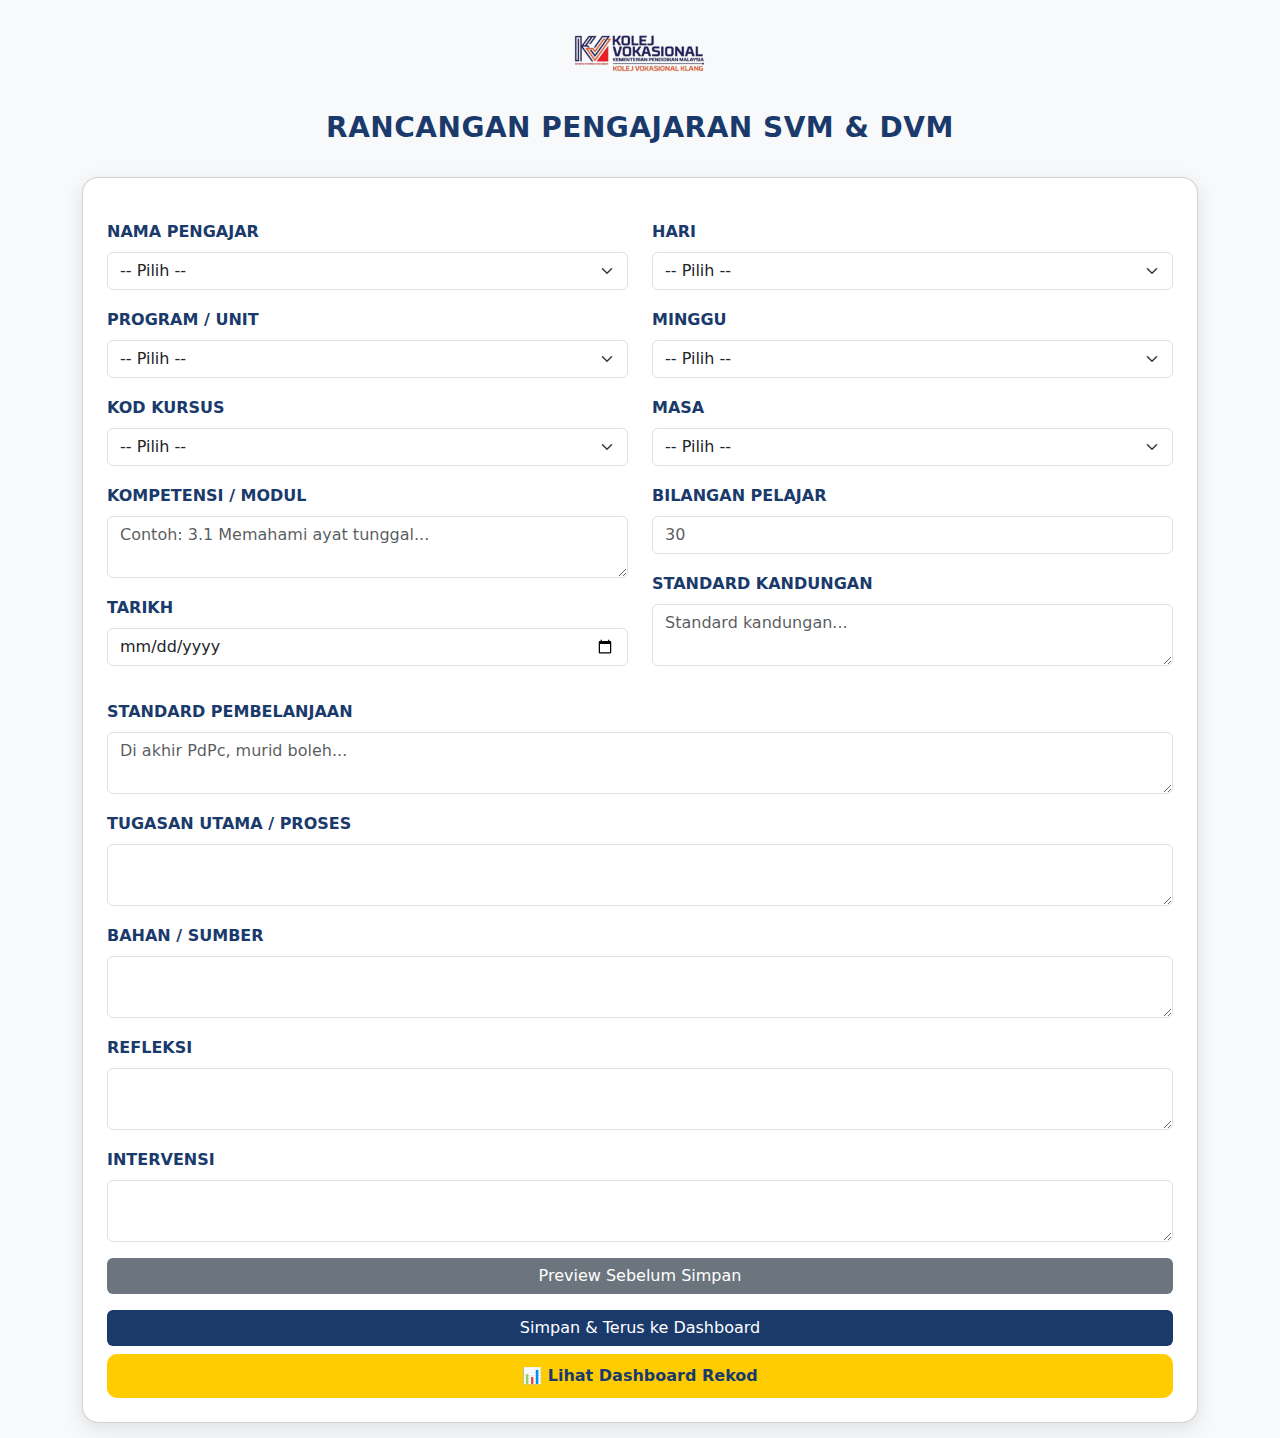
<file: index.html>
<!DOCTYPE html>
<html lang="ms">
<head>
  <meta charset="UTF-8" />
  <meta name="viewport" content="width=device-width, initial-scale=1.0"/>
  <title>Rancangan Pengajaran – KV Klang</title>
  <link href="https://cdn.jsdelivr.net/npm/bootstrap@5.3.3/dist/css/bootstrap.min.css" rel="stylesheet">
  <style>
    body { background: #f8f9fa; padding: 15px; }
    .card { border-radius: 16px; box-shadow: 0 6px 20px rgba(0,0,0,0.1); }
    .form-label { font-weight: 600; margin-top: 18px; color: #1a3a6c; }
    .btn-save { background: #1a3a6c; border: none; }
    .btn-preview { background: #6c757d; border: none; }
    .btn-dashboard { background: #ffcc00; color: #1a3a6c; font-weight: 600; border: none; border-radius: 10px; padding: 10px; margin-top: 10px; }
    .header-section { display: flex; flex-direction: column; align-items: center; gap: 16px; margin-bottom: 24px; }
    .logo-kv { height: 80px; object-fit: contain; }
    .title-main { font-size: 28px; font-weight: 700; color: #1a3a6c; text-align: center; letter-spacing: 0.5px; }
  </style>
</head>
<body>

<div class="container">
  <div class="header-section">
    <img src="logo-kv.png" alt="Logo KV Klang" class="logo-kv" onerror="this.src='https://via.placeholder.com/200x80/1a3a6c/white?text=KV+KLANG'">
    <h1 class="title-main">RANCANGAN PENGAJARAN SVM & DVM</h1>
  </div>

  <form id="pengajaranForm" action="https://script.google.com/macros/s/AKfycbyWBTYuiUlpLIcy_lqmcpKgJ91dUmBmSRG8DS-vnVZQFJzYUFb3g2_KPLleLUawFor-/exec" method="POST" class="card p-4">
    <div class="row">
      <div class="col-12 col-md-6">
        <label class="form-label">NAMA PENGAJAR</label>
        <select name="namaPengajar" class="form-select" required>
          <option value="">-- Pilih --</option>
        </select>
        
        <label class="form-label">PROGRAM / UNIT</label>
        <select name="program" class="form-select" required>
          <option value="">-- Pilih --</option>
        </select>
        
        <label class="form-label">KOD KURSUS</label>
        <select name="kod" class="form-select" required>
          <option value="">-- Pilih --</option>
        </select>
        
        <label class="form-label">KOMPETENSI / MODUL</label>
        <textarea name="modul" class="form-control" rows="2" placeholder="Contoh: 3.1 Memahami ayat tunggal..."></textarea>
        
        <label class="form-label">TARIKH</label>
        <input type="date" name="tarikh" class="form-control" required>
      </div>
      
      <div class="col-12 col-md-6">
        <label class="form-label">HARI</label>
        <select name="hari" class="form-select" required>
          <option value="">-- Pilih --</option>
        </select>
        
        <label class="form-label">MINGGU</label>
        <select name="minggu" class="form-select" required>
          <option value="">-- Pilih --</option>
        </select>
        
        <!-- MASA SEBAGAI DROPDOWN -->
        <label class="form-label">MASA</label>
        <select name="masa" class="form-select" required>
          <option value="">-- Pilih --</option>
        </select>
        
        <label class="form-label">BILANGAN PELAJAR</label>
        <input type="number" name="bilPelajar" class="form-control" placeholder="30" min="1" required>
        
        <label class="form-label">STANDARD KANDUNGAN</label>
        <textarea name="standardKandungan" class="form-control" rows="2" placeholder="Standard kandungan..."></textarea>
      </div>
      
      <div class="col-12 mt-3">
        <label class="form-label">STANDARD PEMBELANJAAN</label>
        <textarea name="objektif" class="form-control" rows="2" placeholder="Di akhir PdPc, murid boleh..."></textarea>
        <label class="form-label">TUGASAN UTAMA / PROSES</label>
        <textarea name="tugasan" class="form-control" rows="2"></textarea>
        <label class="form-label">BAHAN / SUMBER</label>
        <textarea name="sumber" class="form-control" rows="2"></textarea>
        <label class="form-label">REFLEKSI</label>
        <textarea name="refleksi" class="form-control" rows="2"></textarea>
        <label class="form-label">INTERVENSI</label>
        <textarea name="intervensi" class="form-control" rows="2"></textarea>
      </div>
    </div>

    <button type="button" class="btn btn-preview text-white w-100 mt-3" onclick="previewData()">
      Preview Sebelum Simpan
    </button>

    <button type="submit" class="btn btn-save text-white w-100 mt-3">
      Simpan & Terus ke Dashboard
    </button>

    <a href="dashboard.html" class="btn btn-dashboard w-100 mt-2">
      📊 Lihat Dashboard Rekod
    </a>
  </form>
</div>

<!-- Modal Preview -->
<div class="modal fade" id="previewModal" tabindex="-1">
  <div class="modal-dialog modal-lg">
    <div class="modal-content">
      <div class="modal-header">
        <h5 class="modal-title">Preview Rancangan Pengajaran</h5>
        <button type="button" class="btn-close" data-bs-dismiss="modal"></button>
      </div>
      <div class="modal-body" id="previewContent">
        <!-- Preview akan dimuat di sini -->
      </div>
      <div class="modal-footer">
        <button type="button" class="btn btn-secondary" data-bs-dismiss="modal">Tutup</button>
        <button type="button" class="btn btn-primary" onclick="document.getElementById('pengajaranForm').submit()">Sahkan & Simpan</button>
      </div>
    </div>
  </div>
</div>

<script src="https://cdn.jsdelivr.net/npm/bootstrap@5.3.3/dist/js/bootstrap.bundle.min.js"></script>
<script>
  // 🔥 HANYA BARIS INI DIUBAH — GUNAKAN WEB APP A BAHARU
  const WEB_APP_DROPDOWN = "https://script.google.com/macros/s/AKfycbzTFynm_SYpX-RNMG9MpkRSOXam-js72ZxVU0u5AUUDQDGfz3h5ToPoyQqj2oN-M3IK/exec";

  async function muatDropdown() {
    try {
      const res = await fetch(`${WEB_APP_DROPDOWN}?action=getDropdownData`);
      const data = await res.json();

      isiSelect('namaPengajar', data.namaPengajar);
      isiSelect('program', data.program);
      isiSelect('kod', data.kod);
      isiSelect('hari', data.hari);
      isiSelect('minggu', data.minggu);
      isiSelect('masa', data.masa); // ✅ Tambah masa sebagai dropdown
    } catch (e) {
      console.error("Gagal muat dropdown:", e);
    }
  }

  function isiSelect(name, list) {
    const sel = document.querySelector(`select[name="${name}"]`);
    sel.innerHTML = '<option value="">-- Sila Pilih --</option>';
    (list || []).forEach(item => {
      const opt = document.createElement('option');
      opt.value = item;
      opt.textContent = item;
      sel.appendChild(opt);
    });
  }

  function previewData() {
    const formData = new FormData(document.getElementById('pengajaranForm'));
    const data = {};
    for (let [key, value] of formData.entries()) {
      data[key] = value;
    }

    // Format tarikh: yyyy-mm-dd → dd/MM/yyyy
    let tarikhFormat = '-';
    if (data.tarikh) {
      const d = new Date(data.tarikh);
      const dd = String(d.getDate()).padStart(2, '0');
      const mm = String(d.getMonth() + 1).padStart(2, '0');
      const yyyy = d.getFullYear();
      tarikhFormat = `${dd}/${mm}/${yyyy}`;
    }

    const content = `
      <div class="row">
        <div class="col-6"><strong>Nama Pengajar:</strong></div><div class="col-6">${data.namaPengajar || '-'}</div>
        <div class="col-6"><strong>Program:</strong></div><div class="col-6">${data.program || '-'}</div>
        <div class="col-6"><strong>Kod Kursus:</strong></div><div class="col-6">${data.kod || '-'}</div>
        <div class="col-6"><strong>Tarikh:</strong></div><div class="col-6">${tarikhFormat}</div>
        <div class="col-6"><strong>Hari:</strong></div><div class="col-6">${data.hari || '-'}</div>
        <div class="col-6"><strong>Masa:</strong></div><div class="col-6">${data.masa || '-'}</div>
        <div class="col-6"><strong>Bil Pelajar:</strong></div><div class="col-6">${data.bilPelajar || '-'}</div>
      </div>
      <hr>
      <div><strong>Modul:</strong> ${data.modul || '-'}</div>
      <div><strong>Standard Kandungan:</strong> ${data.standardKandungan || '-'}</div>
      <div><strong>Objektif:</strong> ${data.objektif || '-'}</div>
    `;
    document.getElementById('previewContent').innerHTML = content;
    const modal = new bootstrap.Modal(document.getElementById('previewModal'));
    modal.show();
  }

  muatDropdown();
</script>

</body>
</html>
</file>
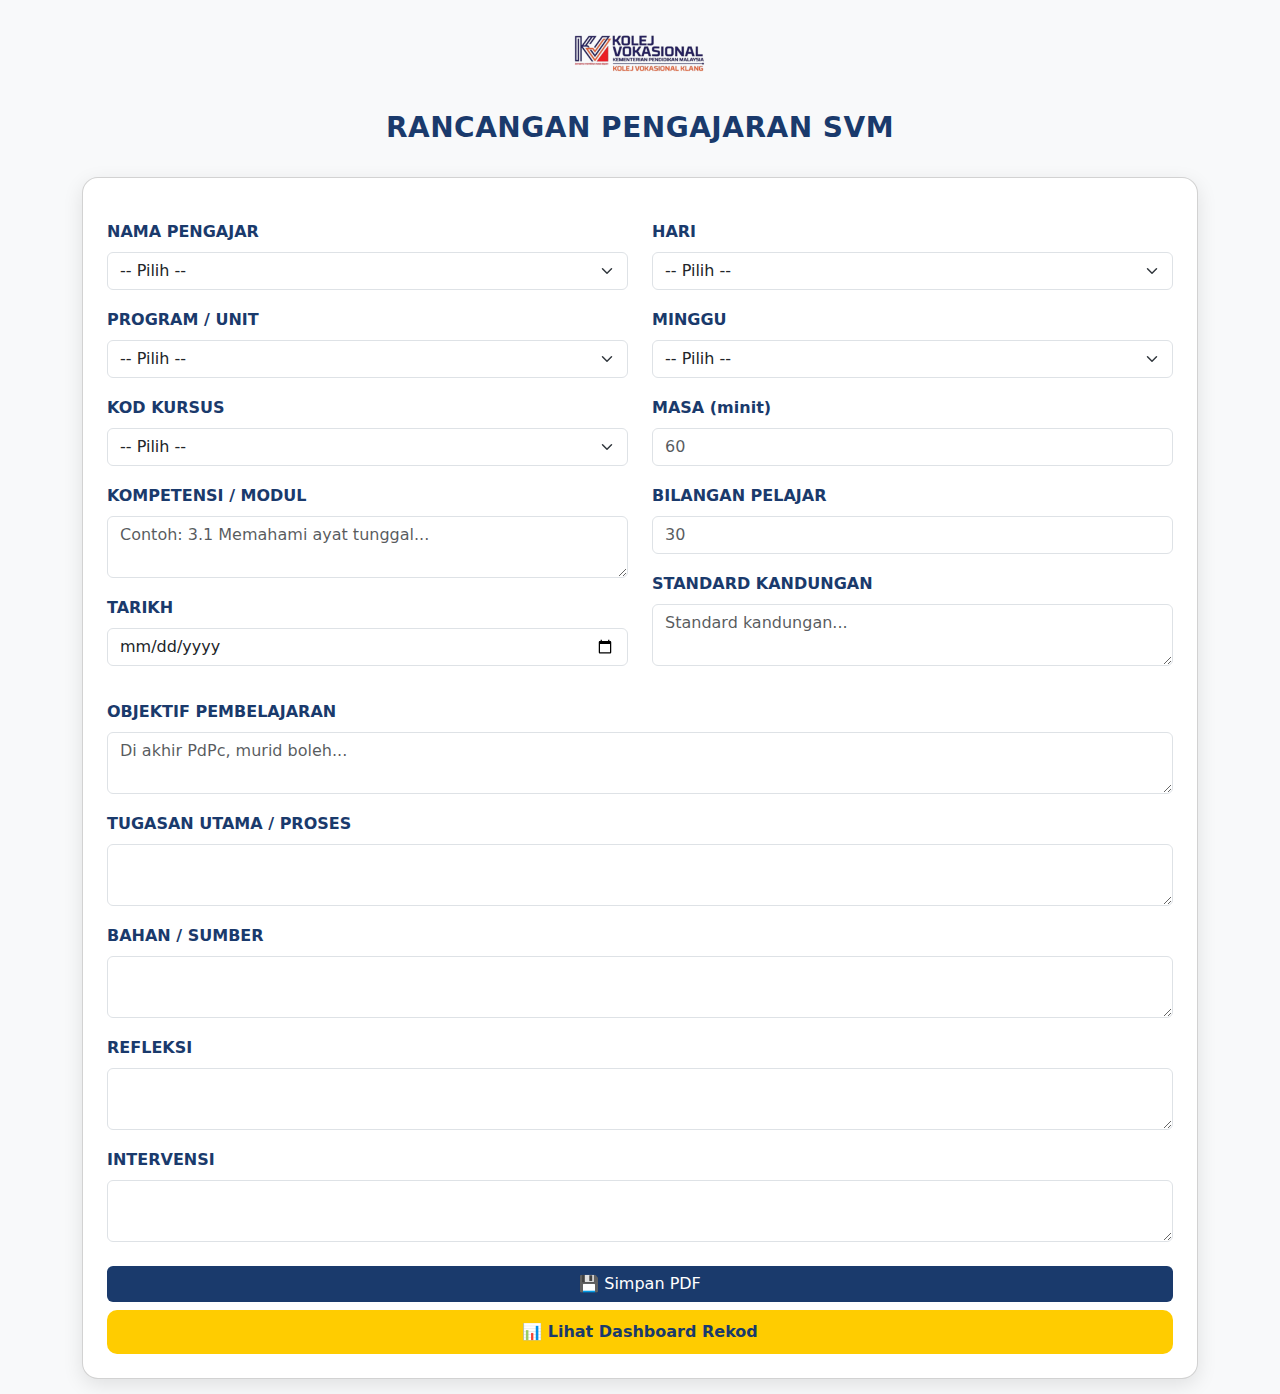
<file: yy/index.html>
<!DOCTYPE html>
<html lang="ms">
<head>
  <meta charset="UTF-8" />
  <meta name="viewport" content="width=device-width, initial-scale=1.0"/>
  <title>Rancangan Pengajaran – KV Klang</title>
  <link href="https://cdn.jsdelivr.net/npm/bootstrap@5.3.3/dist/css/bootstrap.min.css" rel="stylesheet">
  <style>
    body { background: #f8f9fa; padding: 15px; }
    .card { border-radius: 16px; box-shadow: 0 6px 20px rgba(0,0,0,0.1); }
    .form-label { font-weight: 600; margin-top: 18px; color: #1a3a6c; }
    .btn-save { background: #1a3a6c; border: none; }
    .header-section {
      display: flex;
      flex-direction: column;
      align-items: center;
      gap: 16px;
      margin-bottom: 24px;
    }
    .logo-kv {
      height: 80px;
      object-fit: contain;
    }
    .title-main {
      font-size: 28px;
      font-weight: 700;
      color: #1a3a6c;
      text-align: center;
      letter-spacing: 0.5px;
    }
    .btn-dashboard {
      background: #ffcc00;
      color: #1a3a6c;
      font-weight: 600;
      border: none;
      border-radius: 10px;
      padding: 10px;
      margin-top: 10px;
    }
  </style>
</head>
<body>

<div class="container">
  <div class="header-section">
    <img src="logo-kv.png" alt="Logo KV Klang" class="logo-kv" onerror="this.src='https://via.placeholder.com/200x80/1a3a6c/white?text=KV+KLANG'">
    <h1 class="title-main">RANCANGAN PENGAJARAN SVM</h1>
  </div>

  <div class="card p-4">
    <div class="row">
      <div class="col-12 col-md-6">
        <label class="form-label">NAMA PENGAJAR</label>
        <select id="namaPengajar" class="form-select"><option>-- Pilih --</option></select>
        
        <label class="form-label">PROGRAM / UNIT</label>
        <select id="program" class="form-select"><option>-- Pilih --</option></select>
        
        <label class="form-label">KOD KURSUS</label>
        <select id="kod" class="form-select"><option>-- Pilih --</option></select>
        
        <label class="form-label">KOMPETENSI / MODUL</label>
        <textarea id="modul" class="form-control" rows="2" placeholder="Contoh: 3.1 Memahami ayat tunggal..."></textarea>
        
        <label class="form-label">TARIKH</label>
        <input type="date" id="tarikh" class="form-control">
      </div>
      
      <div class="col-12 col-md-6">
        <label class="form-label">HARI</label>
        <select id="hari" class="form-select"><option>-- Pilih --</option></select>
        
        <label class="form-label">MINGGU</label>
        <select id="minggu" class="form-select"><option>-- Pilih --</option></select>
        
        <label class="form-label">MASA (minit)</label>
        <input type="number" id="masa" class="form-control" placeholder="60" min="1">
        
        <label class="form-label">BILANGAN PELAJAR</label>
        <input type="number" id="bilPelajar" class="form-control" placeholder="30" min="1">
        
        <label class="form-label">STANDARD KANDUNGAN</label>
        <textarea id="standardKandungan" class="form-control" rows="2" placeholder="Standard kandungan..."></textarea>
      </div>
      
      <div class="col-12 mt-3">
        <label class="form-label">OBJEKTIF PEMBELAJARAN</label>
        <textarea id="objektif" class="form-control" rows="2" placeholder="Di akhir PdPc, murid boleh..."></textarea>
        <label class="form-label">TUGASAN UTAMA / PROSES</label>
        <textarea id="tugasan" class="form-control" rows="2"></textarea>
        <label class="form-label">BAHAN / SUMBER</label>
        <textarea id="sumber" class="form-control" rows="2"></textarea>
        <label class="form-label">REFLEKSI</label>
        <textarea id="refleksi" class="form-control" rows="2"></textarea>
        <label class="form-label">INTERVENSI</label>
        <textarea id="intervensi" class="form-control" rows="2"></textarea>
      </div>
    </div>

    <button onclick="simpanPDF()" class="btn btn-save text-white w-100 mt-4">
      💾 Simpan PDF
    </button>

    <a href="dashboard.html" class="btn btn-dashboard w-100 mt-2">
      📊 Lihat Dashboard Rekod
    </a>
  </div>
</div>

<script>
  const WEB_APP_DROPDOWN = "https://script.google.com/macros/s/AKfycbyH_W7Ttlrq9L9MyYxALOuBxy1rojtH28kwca-w40xWlxUUiBMN71PBYwJzRPudu9cG/exec";
  const WEB_APP_PDF = "https://script.google.com/macros/s/AKfycbz3W3fFRN8NVR9tEK7bWuF07Bxqc3on7sldLpaQFJZ23jFOXoi-4LkS-ZZuOtxGZya_/exec";

  async function muatDropdown() {
    try {
      const res = await fetch(`${WEB_APP_DROPDOWN}?action=getDropdownData`);
      const data = await res.json();

      isiSelect('namaPengajar', data.namaPengajar);
      isiSelect('program', data.program);
      isiSelect('kod', data.kod);
      isiSelect('hari', data.hari);
      isiSelect('minggu', data.minggu);

      document.getElementById('kod').addEventListener('change', async () => {
        const kod = document.getElementById('kod').value;
        const res2 = await fetch(`${WEB_APP_DROPDOWN}?action=getModulByKod&kod=${encodeURIComponent(kod)}`);
        const modulList = await res2.json();
        // Jika mahu auto-isi textarea, gantikan di sini
      });
    } catch (e) {
      console.error("Gagal muat dropdown:", e);
    }
  }

  function isiSelect(id, list) {
    const sel = document.getElementById(id);
    sel.innerHTML = '<option value="">-- Sila Pilih --</option>';
    (list || []).forEach(item => {
      const opt = document.createElement('option');
      opt.value = item;
      opt.textContent = item;
      sel.appendChild(opt);
    });
  }

  async function simpanPDF() {
    const data = {
      namaPengajar: document.getElementById('namaPengajar').value || '',
      program: document.getElementById('program').value || '',
      kod: document.getElementById('kod').value || '',
      modul: document.getElementById('modul').value || '',
      tarikh: document.getElementById('tarikh').value || '',
      hari: document.getElementById('hari').value || '',
      minggu: document.getElementById('minggu').value || '',
      masa: document.getElementById('masa').value || '',
      bilPelajar: document.getElementById('bilPelajar').value || '',
      standardKandungan: document.getElementById('standardKandungan').value || '',
      objektif: document.getElementById('objektif').value || '',
      tugasan: document.getElementById('tugasan').value || '',
      sumber: document.getElementById('sumber').value || '',
      refleksi: document.getElementById('refleksi').value || '',
      intervensi: document.getElementById('intervensi').value || ''
    };

    if (!data.namaPengajar.trim()) {
      alert("⚠️ Sila pilih Nama Pengajar.");
      return;
    }

    try {
      const res = await fetch(WEB_APP_PDF, {
        method: 'POST',
        body: JSON.stringify(data),
        headers: { 'Content-Type': 'application/json' }
      });
      const result = await res.json();

      if (result.success) {
        alert("✅ PDF berjaya dijana!");
        window.open(result.url, '_blank');
      } else {
        alert("❌ Ralat: " + (result.error || "Gagal menjana PDF."));
      }
    } catch (e) {
      alert("⚠️ Gagal sambung ke server. Pastikan laman dibuka melalui Netlify (bukan klik fail secara langsung).");
    }
  }

  muatDropdown();
</script>

</body>
</html>
</file>
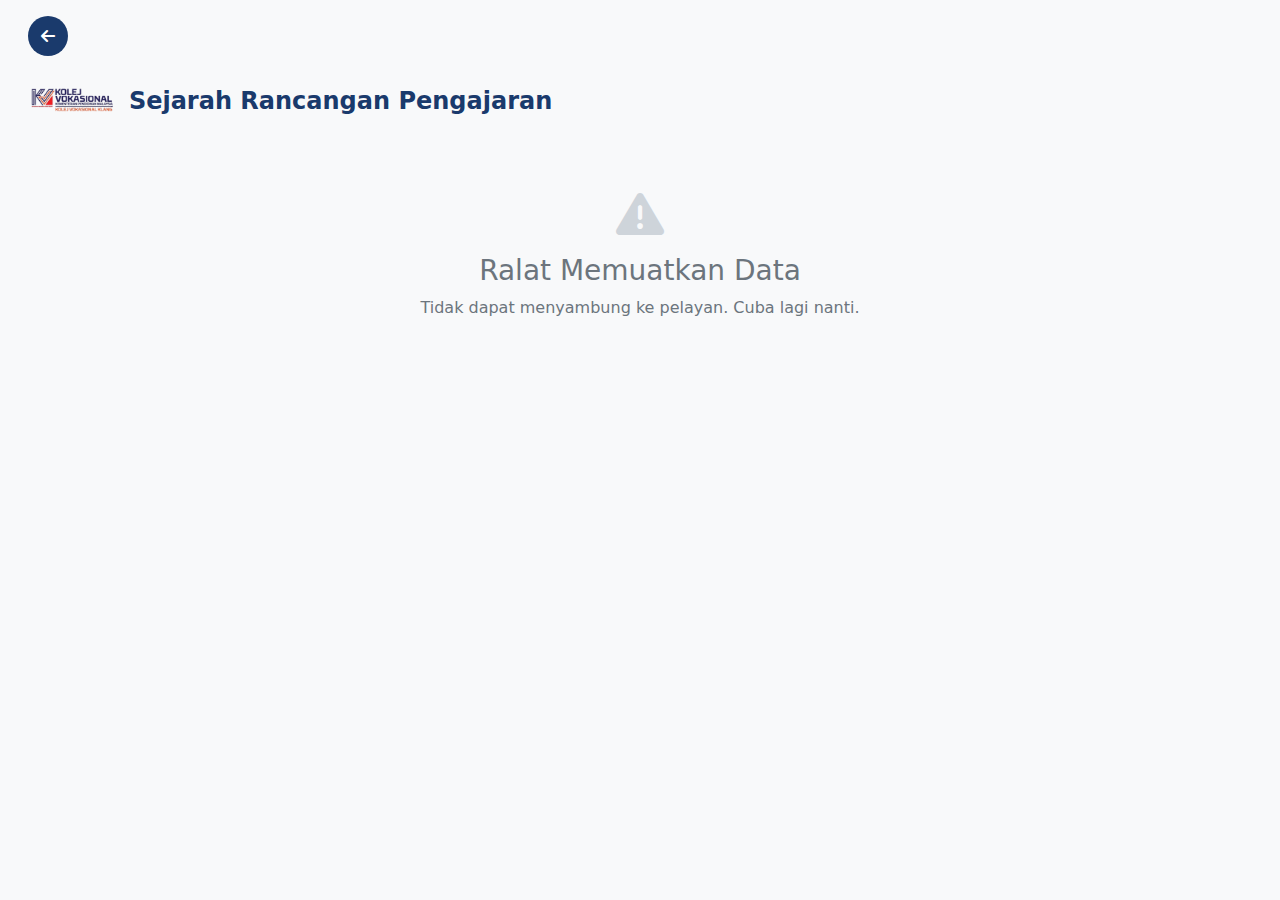
<file: dashboard.html>
<!DOCTYPE html>
<html lang="ms">
<head>
  <meta charset="UTF-8" />
  <meta name="viewport" content="width=device-width, initial-scale=1.0"/>
  <title>Dashboard – Rancangan Pengajaran</title>
  <link href="https://cdn.jsdelivr.net/npm/bootstrap@5.3.3/dist/css/bootstrap.min.css" rel="stylesheet">
  <link rel="stylesheet" href="https://cdnjs.cloudflare.com/ajax/libs/font-awesome/6.5.0/css/all.min.css">
  <style>
    body {
      background: #f8f9fa;
      padding: 16px;
      font-family: 'Segoe UI', system-ui, sans-serif;
    }
    .back-arrow {
      background: #1a3a6c;
      color: white;
      width: 40px;
      height: 40px;
      border-radius: 50%;
      display: inline-flex;
      align-items: center;
      justify-content: center;
      text-decoration: none;
      margin-bottom: 20px;
    }
    .header {
      display: flex;
      align-items: center;
      gap: 12px;
      margin-bottom: 24px;
    }
    .logo-kv {
      height: 50px;
      object-fit: contain;
    }
    .header h1 {
      font-size: 24px;
      font-weight: 700;
      color: #1a3a6c;
      margin: 0;
    }
    .transaction-card {
      background: white;
      border-radius: 16px;
      box-shadow: 0 4px 12px rgba(0,0,0,0.06);
      padding: 16px;
      margin-bottom: 16px;
    }
    .transaction-header {
      display: flex;
      justify-content: space-between;
      align-items: center;
      margin-bottom: 10px;
    }
    .transaction-title {
      font-weight: 600;
      font-size: 16px;
      color: #1a3a6c;
    }
    .transaction-date {
      font-size: 13px;
      color: #6c757d;
    }
    .btn-pdf {
      background: #1a3a6c;
      border: none;
      padding: 6px 14px;
      font-size: 13px;
      border-radius: 8px;
      display: inline-flex;
      align-items: center;
      gap: 6px;
    }
    .empty-state {
      text-align: center;
      padding: 40px 20px;
      color: #6c757d;
    }
    .empty-state i {
      font-size: 48px;
      margin-bottom: 16px;
      color: #ced4da;
    }
  </style>
</head>
<body>

<div class="container-fluid">
  <a href="index.html" class="back-arrow">
    <i class="fas fa-arrow-left"></i>
  </a>

  <div class="header">
    <img src="logo-kv.png" alt="Logo KV Klang" class="logo-kv" onerror="this.src='https://via.placeholder.com/150x50/1a3a6c/white?text=KV+KLANG'">
    <h1>Sejarah Rancangan Pengajaran</h1>
  </div>

  <div id="transactionsContainer">
    <div class="text-center">Memuatkan rekod...</div>
  </div>
</div>

<script>
  // 🔥 GUNAKAN WEB APP B BAHARU ANDA
  const WEB_APP_URL = "https://script.google.com/macros/s/AKfycbwTkCq2GXOr8OOxEMGffQFn7E2i93oVPekENbqDIAdEn1yETz_ohDcpeMzpmO7IINJq/exec";

  async function muatRekod() {
    try {
      const res = await fetch(`${WEB_APP_URL}?action=getRekod`);
      let rekod = await res.json();
      const container = document.getElementById('transactionsContainer');

      if (!Array.isArray(rekod) || rekod.length === 0) {
        container.innerHTML = `
          <div class="empty-state">
            <i class="fas fa-file-alt"></i>
            <h3>Tiada rancangan dijumpai</h3>
            <p>Mulakan dengan menjana rancangan pengajaran baharu.</p>
          </div>
        `;
        return;
      }

      // ✅ Rekod sudah disusun dari terbaru ke terlama oleh Apps Script
      container.innerHTML = rekod.map(r => `
        <div class="transaction-card">
          <div class="transaction-header">
            <div class="transaction-title">${r.kodKursus}</div>
            <div class="transaction-date">${r.tarikh}</div>
          </div>
          <div class="transaction-details">
            <span><i class="fas fa-user me-1"></i> ${r.namaPengajar}</span>
          </div>
          <a href="${r.url}" target="_blank" class="btn-pdf text-white mt-2">
            <i class="fas fa-file-pdf"></i> Muat Turun PDF
          </a>
        </div>
      `).join('');
    } catch (e) {
      document.getElementById('transactionsContainer').innerHTML = `
        <div class="empty-state">
          <i class="fas fa-exclamation-triangle"></i>
          <h3>Ralat Memuatkan Data</h3>
          <p>Tidak dapat menyambung ke pelayan. Cuba lagi nanti.</p>
        </div>
      `;
      console.error("Error:", e);
    }
  }

  muatRekod();
</script>

</body>
</html>
</file>
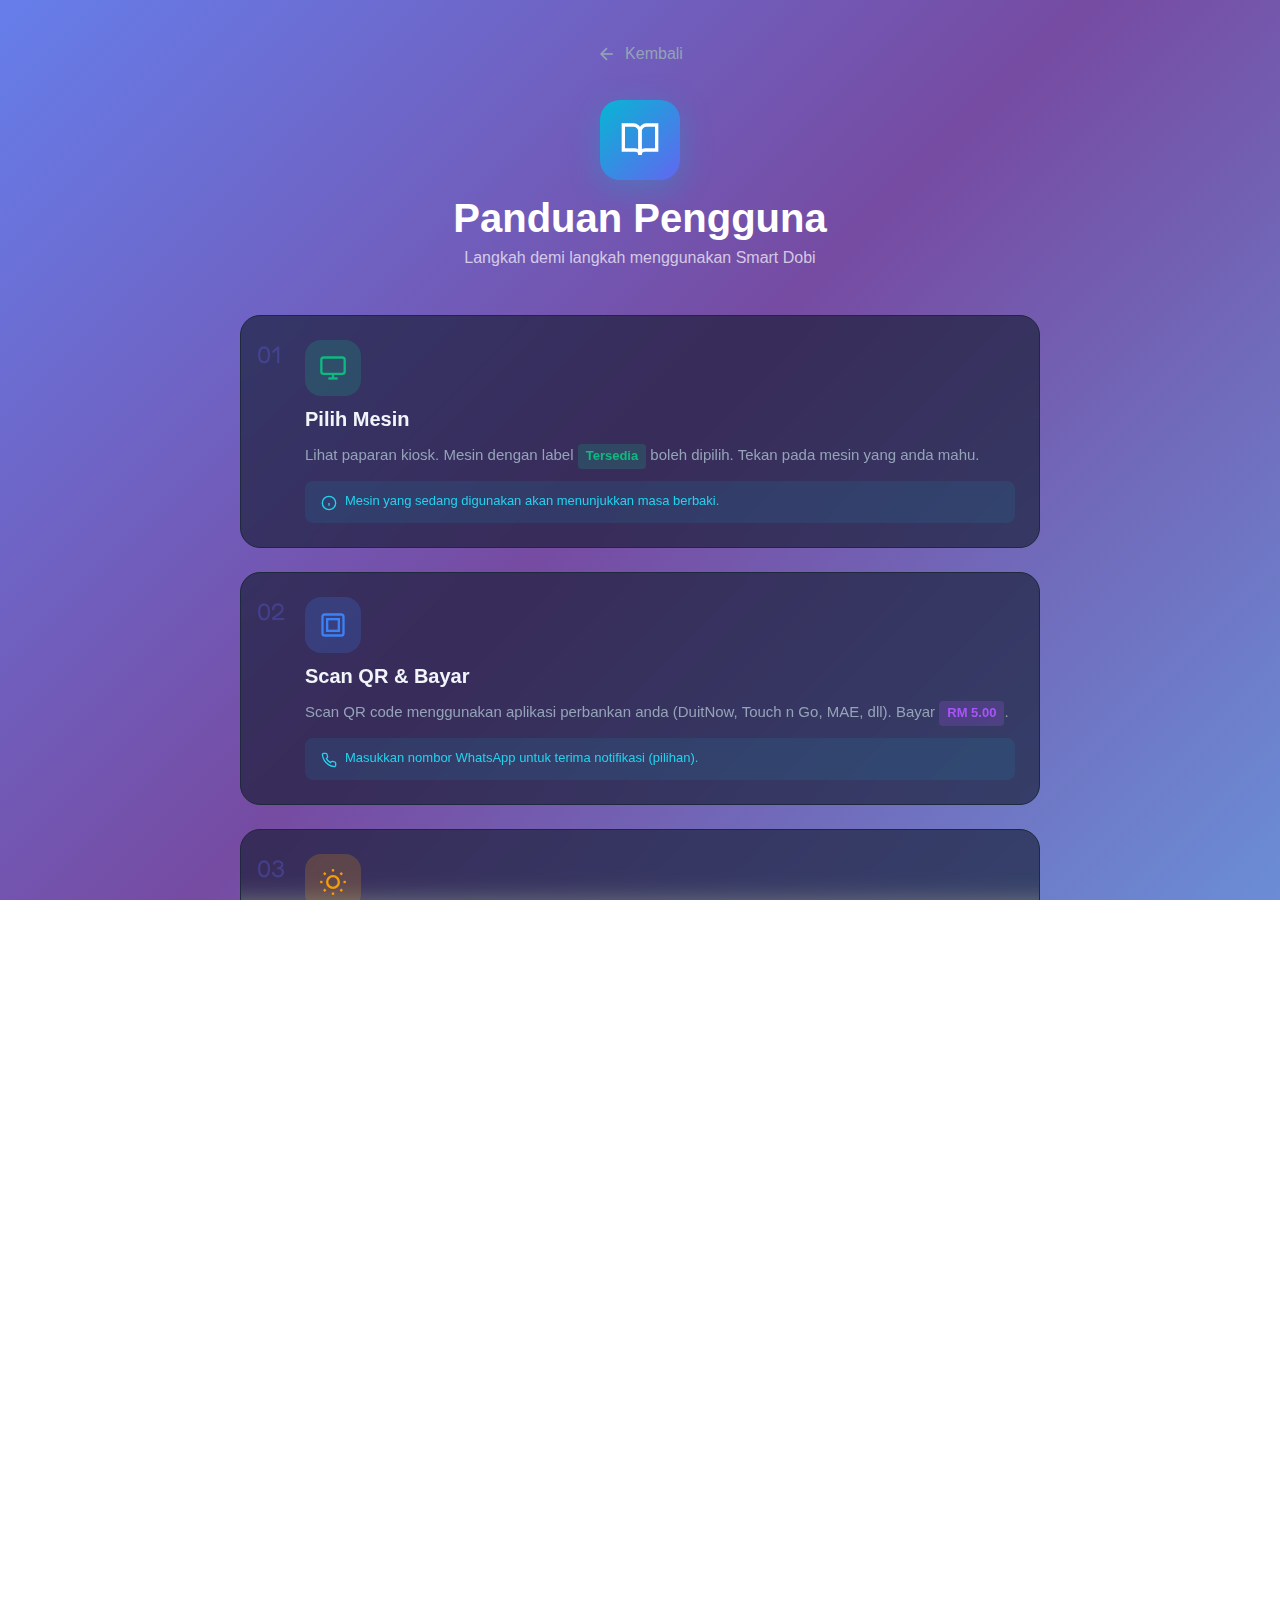
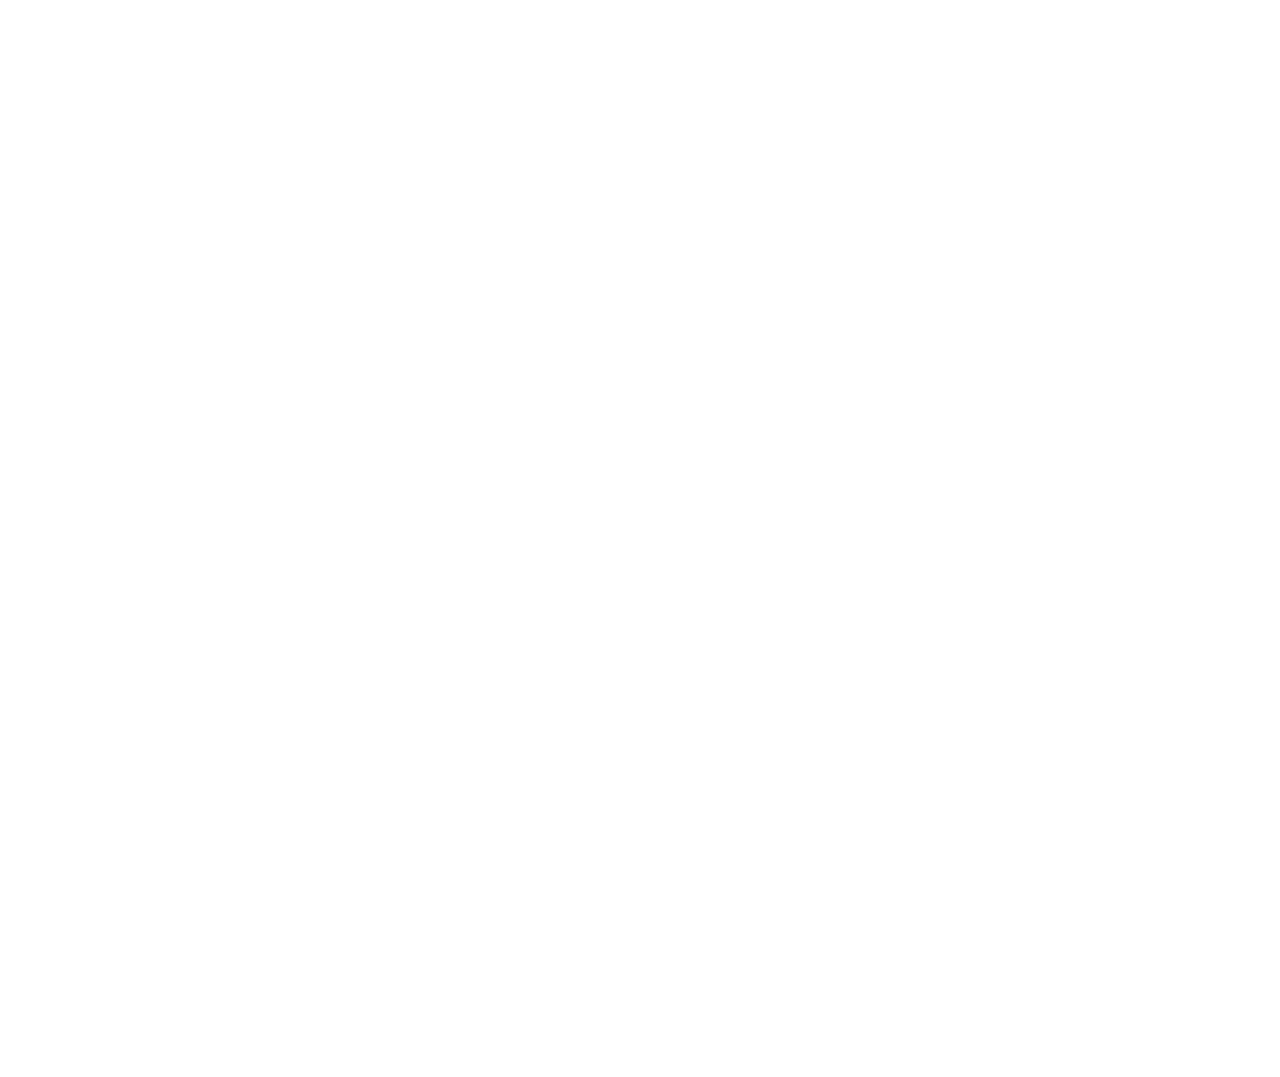
<file: firebase-version/instructions.html>
<!DOCTYPE html>
<html lang="ms">
<head>
    <meta charset="UTF-8">
    <meta name="viewport" content="width=device-width, initial-scale=1.0">
    <title>Panduan Pengguna - Smart Dobi</title>
    
    <link rel="preconnect" href="https://fonts.googleapis.com">
    <link rel="preconnect" href="https://fonts.gstatic.com" crossorigin>
    <link href="https://fonts.googleapis.com/css2?family=Fredoka+One&family=Manrope:wght@400;500;600;700&display=swap" rel="stylesheet">
    
    <link rel="stylesheet" href="css/main.css">
    <link rel="stylesheet" href="css/instructions.css">
</head>
<body>
    <div class="bg-container">
        <div class="bg-gradient"></div>
        <div class="bg-radial"></div>
        <div class="bg-blur blur-1"></div>
        <div class="bg-blur blur-2"></div>
    </div>

    <div class="container">
        <!-- Back Button -->
        <a href="index.html" class="back-btn">
            <svg width="20" height="20" viewBox="0 0 24 24" fill="none" stroke="currentColor" stroke-width="2">
                <line x1="19" y1="12" x2="5" y2="12"></line>
                <polyline points="12 19 5 12 12 5"></polyline>
            </svg>
            <span>Kembali</span>
        </a>

        <!-- Page Header -->
        <div class="page-header">
            <div class="header-icon">
                <svg width="40" height="40" viewBox="0 0 24 24" fill="none" stroke="white" stroke-width="2">
                    <path d="M2 3h6a4 4 0 0 1 4 4v14a3 3 0 0 0-3-3H2z"></path>
                    <path d="M22 3h-6a4 4 0 0 0-4 4v14a3 3 0 0 1 3-3h7z"></path>
                </svg>
            </div>
            <h1 class="fredoka gradient-text">Panduan Pengguna</h1>
            <p class="text-muted">Langkah demi langkah menggunakan Smart Dobi</p>
        </div>

        <!-- Instructions Content -->
        <div class="instructions-content">
            <!-- Step 1 -->
            <div class="instruction-card">
                <div class="card-number">01</div>
                <div class="card-content">
                    <div class="card-icon emerald">
                        <svg width="28" height="28" viewBox="0 0 24 24" fill="none" stroke="currentColor" stroke-width="2">
                            <rect x="2" y="3" width="20" height="14" rx="2" ry="2"></rect>
                            <line x1="8" y1="21" x2="16" y2="21"></line>
                            <line x1="12" y1="17" x2="12" y2="21"></line>
                        </svg>
                    </div>
                    <h2>Pilih Mesin</h2>
                    <p>Lihat paparan kiosk. Mesin dengan label <span class="badge emerald">Tersedia</span> boleh dipilih. Tekan pada mesin yang anda mahu.</p>
                    <div class="tip-box">
                        <svg width="16" height="16" viewBox="0 0 24 24" fill="none" stroke="currentColor" stroke-width="2">
                            <circle cx="12" cy="12" r="10"></circle>
                            <line x1="12" y1="16" x2="12" y2="12"></line>
                            <line x1="12" y1="8" x2="12.01" y2="8"></line>
                        </svg>
                        <span>Mesin yang sedang digunakan akan menunjukkan masa berbaki.</span>
                    </div>
                </div>
            </div>

            <!-- Step 2 -->
            <div class="instruction-card">
                <div class="card-number">02</div>
                <div class="card-content">
                    <div class="card-icon blue">
                        <svg width="28" height="28" viewBox="0 0 24 24" fill="none" stroke="currentColor" stroke-width="2">
                            <rect x="3" y="3" width="18" height="18" rx="2" ry="2"></rect>
                            <rect x="7" y="7" width="10" height="10"></rect>
                        </svg>
                    </div>
                    <h2>Scan QR & Bayar</h2>
                    <p>Scan QR code menggunakan aplikasi perbankan anda (DuitNow, Touch n Go, MAE, dll). Bayar <span class="badge purple">RM 5.00</span>.</p>
                    <div class="tip-box">
                        <svg width="16" height="16" viewBox="0 0 24 24" fill="none" stroke="currentColor" stroke-width="2">
                            <path d="M22 16.92v3a2 2 0 0 1-2.18 2 19.79 19.79 0 0 1-8.63-3.07 19.5 19.5 0 0 1-6-6 19.79 19.79 0 0 1-3.07-8.67A2 2 0 0 1 4.11 2h3a2 2 0 0 1 2 1.72 12.84 12.84 0 0 0 .7 2.81 2 2 0 0 1-.45 2.11L8.09 9.91a16 16 0 0 0 6 6l1.27-1.27a2 2 0 0 1 2.11-.45 12.84 12.84 0 0 0 2.81.7A2 2 0 0 1 22 16.92z"></path>
                        </svg>
                        <span>Masukkan nombor WhatsApp untuk terima notifikasi (pilihan).</span>
                    </div>
                </div>
            </div>

            <!-- Step 3 -->
            <div class="instruction-card">
                <div class="card-number">03</div>
                <div class="card-content">
                    <div class="card-icon amber">
                        <svg width="28" height="28" viewBox="0 0 24 24" fill="none" stroke="currentColor" stroke-width="2">
                            <circle cx="12" cy="12" r="5"></circle>
                            <line x1="12" y1="1" x2="12" y2="3"></line>
                            <line x1="12" y1="21" x2="12" y2="23"></line>
                            <line x1="4.22" y1="4.22" x2="5.64" y2="5.64"></line>
                            <line x1="18.36" y1="18.36" x2="19.78" y2="19.78"></line>
                            <line x1="1" y1="12" x2="3" y2="12"></line>
                            <line x1="21" y1="12" x2="23" y2="12"></line>
                            <line x1="4.22" y1="19.78" x2="5.64" y2="18.36"></line>
                            <line x1="18.36" y1="5.64" x2="19.78" y2="4.22"></line>
                        </svg>
                    </div>
                    <h2>Lihat LED Berkelip</h2>
                    <p>Selepas pembayaran, pergi ke mesin yang dipilih. LED pada mesin akan <span class="badge amber">berkelip</span> menunjukkan ia menunggu anda.</p>
                    <div class="led-demo">
                        <div class="led-example blink"></div>
                        <span>= LED berkelip (menunggu)</span>
                    </div>
                </div>
            </div>

            <!-- Step 4 -->
            <div class="instruction-card">
                <div class="card-number">04</div>
                <div class="card-content">
                    <div class="card-icon cyan">
                        <svg width="28" height="28" viewBox="0 0 24 24" fill="none" stroke="currentColor" stroke-width="2">
                            <path d="M21 16V8a2 2 0 0 0-1-1.73l-7-4a2 2 0 0 0-2 0l-7 4A2 2 0 0 0 3 8v8a2 2 0 0 0 1 1.73l7 4a2 2 0 0 0 2 0l7-4A2 2 0 0 0 21 16z"></path>
                            <polyline points="7.5 4.21 12 6.81 16.5 4.21"></polyline>
                            <polyline points="7.5 19.79 7.5 14.6 3 12"></polyline>
                            <polyline points="21 12 16.5 14.6 16.5 19.79"></polyline>
                            <polyline points="3.27 6.96 12 12.01 20.73 6.96"></polyline>
                            <line x1="12" y1="22.08" x2="12" y2="12"></line>
                        </svg>
                    </div>
                    <h2>Masukkan Pakaian</h2>
                    <p>Buka pintu mesin dan masukkan pakaian kotor anda. Jangan masukkan terlalu banyak! Tutup pintu dengan kemas.</p>
                    <div class="tip-box warning">
                        <svg width="16" height="16" viewBox="0 0 24 24" fill="none" stroke="currentColor" stroke-width="2">
                            <path d="M10.29 3.86L1.82 18a2 2 0 0 0 1.71 3h16.94a2 2 0 0 0 1.71-3L13.71 3.86a2 2 0 0 0-3.42 0z"></path>
                            <line x1="12" y1="9" x2="12" y2="13"></line>
                            <line x1="12" y1="17" x2="12.01" y2="17"></line>
                        </svg>
                        <span>Keluarkan semua benda dari poket sebelum basuh!</span>
                    </div>
                </div>
            </div>

            <!-- Step 5 -->
            <div class="instruction-card">
                <div class="card-number">05</div>
                <div class="card-content">
                    <div class="card-icon rose">
                        <svg width="28" height="28" viewBox="0 0 24 24" fill="none" stroke="currentColor" stroke-width="2">
                            <circle cx="12" cy="12" r="10"></circle>
                            <polygon points="10 8 16 12 10 16 10 8"></polygon>
                        </svg>
                    </div>
                    <h2>Tekan Butang START</h2>
                    <p>Tekan butang <span class="badge emerald">START</span> pada mesin untuk memulakan. LED akan bertukar jadi <span class="text-cyan">solid biru</span> dan mesin mula beroperasi.</p>
                    <div class="led-demo">
                        <div class="led-example solid"></div>
                        <span>= LED solid (sedang basuh)</span>
                    </div>
                </div>
            </div>

            <!-- Step 6 -->
            <div class="instruction-card">
                <div class="card-number">06</div>
                <div class="card-content">
                    <div class="card-icon purple">
                        <svg width="28" height="28" viewBox="0 0 24 24" fill="none" stroke="currentColor" stroke-width="2">
                            <circle cx="12" cy="12" r="10"></circle>
                            <polyline points="12 6 12 12 16 14"></polyline>
                        </svg>
                    </div>
                    <h2>Tunggu 30 Minit</h2>
                    <p>Basuhan mengambil masa <span class="badge indigo">30 minit</span>. Anda boleh pergi buat kerja lain. Jika ada WhatsApp, anda akan terima notifikasi.</p>
                    <div class="notification-preview">
                        <div class="notif-icon">
                            <svg width="20" height="20" viewBox="0 0 24 24" fill="none" stroke="currentColor" stroke-width="2">
                                <path d="M18 8A6 6 0 0 0 6 8c0 7-3 9-3 9h18s-3-2-3-9"></path>
                                <path d="M13.73 21a2 2 0 0 1-3.46 0"></path>
                            </svg>
                        </div>
                        <div class="notif-content">
                            <p class="notif-title">Smart Dobi</p>
                            <p class="notif-msg">Mesin 1 akan siap dalam 5 minit!</p>
                        </div>
                    </div>
                </div>
            </div>

            <!-- Step 7 -->
            <div class="instruction-card">
                <div class="card-number">07</div>
                <div class="card-content">
                    <div class="card-icon emerald">
                        <svg width="28" height="28" viewBox="0 0 24 24" fill="none" stroke="currentColor" stroke-width="2">
                            <polyline points="20 6 9 17 4 12"></polyline>
                        </svg>
                    </div>
                    <h2>Ambil Pakaian</h2>
                    <p>Bila selesai, LED akan padam dan anda akan terima notifikasi. Pergi ambil pakaian anda dengan segera!</p>
                    <div class="tip-box success">
                        <svg width="16" height="16" viewBox="0 0 24 24" fill="none" stroke="currentColor" stroke-width="2">
                            <polyline points="20 6 9 17 4 12"></polyline>
                        </svg>
                        <span>Terima kasih kerana menggunakan Smart Dobi!</span>
                    </div>
                </div>
            </div>
        </div>

        <!-- FAQ Section -->
        <div class="faq-section">
            <h2 class="fredoka text-light">Soalan Lazim (FAQ)</h2>
            
            <div class="faq-list">
                <div class="faq-item">
                    <div class="faq-question">
                        <span>Bagaimana jika saya tidak ada WhatsApp?</span>
                        <svg width="20" height="20" viewBox="0 0 24 24" fill="none" stroke="currentColor" stroke-width="2">
                            <polyline points="6 9 12 15 18 9"></polyline>
                        </svg>
                    </div>
                    <div class="faq-answer">
                        <p>Tiada masalah! WhatsApp adalah pilihan sahaja. Anda boleh lihat status mesin di paparan kiosk pada bila-bila masa.</p>
                    </div>
                </div>
                
                <div class="faq-item">
                    <div class="faq-question">
                        <span>Bolehkah saya tinggalkan pakaian lebih lama?</span>
                        <svg width="20" height="20" viewBox="0 0 24 24" fill="none" stroke="currentColor" stroke-width="2">
                            <polyline points="6 9 12 15 18 9"></polyline>
                        </svg>
                    </div>
                    <div class="faq-answer">
                        <p>Kami sarankan ambil pakaian dalam 15 minit selepas siap untuk elak bau dan memberi laluan kepada pelanggan lain.</p>
                    </div>
                </div>
                
                <div class="faq-item">
                    <div class="faq-question">
                        <span>Apa nak buat jika mesin rosak?</span>
                        <svg width="20" height="20" viewBox="0 0 24 24" fill="none" stroke="currentColor" stroke-width="2">
                            <polyline points="6 9 12 15 18 9"></polyline>
                        </svg>
                    </div>
                    <div class="faq-answer">
                        <p>Jika mesin menunjukkan status "Rosak" atau bermasalah, sila hubungi pemilik. Nombor telefon tertera di premis.</p>
                    </div>
                </div>
            </div>
        </div>

        <!-- Back to Home -->
        <div class="bottom-action">
            <a href="index.html" class="btn btn-primary btn-large">
                <span>Mulakan Sekarang</span>
                <svg width="20" height="20" viewBox="0 0 24 24" fill="none" stroke="currentColor" stroke-width="2">
                    <line x1="5" y1="12" x2="19" y2="12"></line>
                    <polyline points="12 5 19 12 12 19"></polyline>
                </svg>
            </a>
        </div>
    </div>

    <script>
        // FAQ Toggle
        document.querySelectorAll('.faq-question').forEach(item => {
            item.addEventListener('click', () => {
                const parent = item.parentElement;
                parent.classList.toggle('open');
            });
        });
    </script>
</body>
</html>
</file>
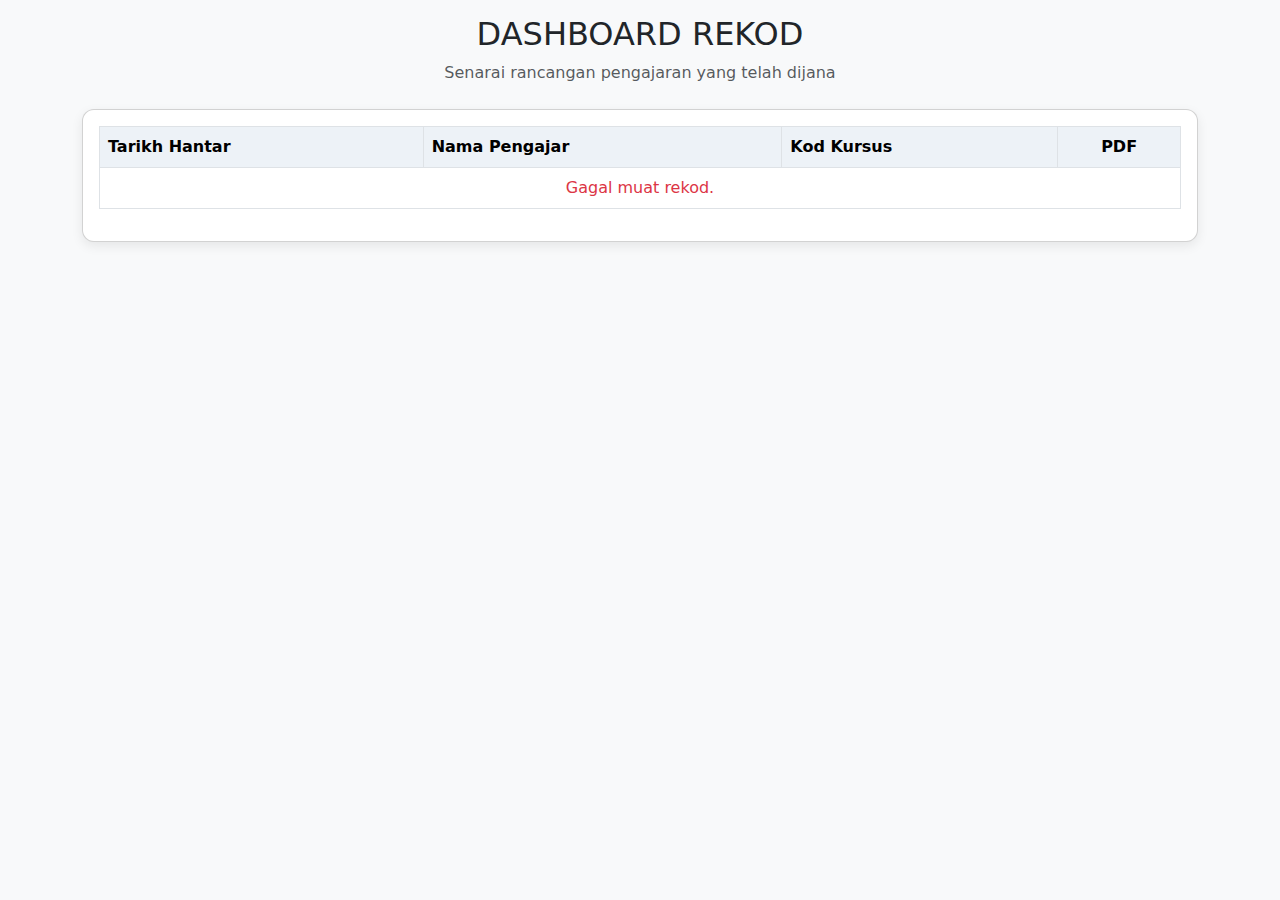
<file: yy/dashboard.html>
<!DOCTYPE html>
<html lang="ms">
<head>
  <meta charset="UTF-8" />
  <meta name="viewport" content="width=device-width, initial-scale=1.0"/>
  <title>Dashboard – Rancangan Pengajaran</title>
  <link href="https://cdn.jsdelivr.net/npm/bootstrap@5.3.3/dist/css/bootstrap.min.css" rel="stylesheet">
  <style>
    body { background: #f8f9fa; padding: 15px; }
    .card { border-radius: 12px; box-shadow: 0 4px 12px rgba(0,0,0,0.08); }
    .table th { background-color: #edf2f7; }
    .btn-pdf { background: #1a3a6c; border: none; }
  </style>
</head>
<body>

<div class="container">
  <div class="text-center mb-4">
    <h2>DASHBOARD REKOD</h2>
    <p class="text-muted">Senarai rancangan pengajaran yang telah dijana</p>
  </div>

  <div class="card">
    <div class="card-body">
      <div class="table-responsive">
        <table class="table table-bordered">
          <thead>
            <tr>
              <th>Tarikh Hantar</th>
              <th>Nama Pengajar</th>
              <th>Kod Kursus</th>
              <th class="text-center">PDF</th>
            </tr>
          </thead>
          <tbody id="rekodBody">
            <tr><td colspan="4" class="text-center">Memuatkan rekod...</td></tr>
          </tbody>
        </table>
      </div>
    </div>
  </div>
</div>

<script>
  const WEB_APP_URL = "https://script.google.com/macros/s/AKfycbxvScoAFT17d-0HXNQDDO-WtLB4hfVfCM5L-M___Sy_mvWvcye9i5c8azG4Hk-80HXb/exec";

  async function muatRekod() {
    try {
      const res = await fetch(`${WEB_APP_URL}?action=getRekod`);
      const rekod = await res.json();
      const tbody = document.getElementById('rekodBody');

      if (!Array.isArray(rekod) || rekod.length === 0) {
        tbody.innerHTML = `<tr><td colspan="4" class="text-center text-muted">Tiada rekod dijumpai.</td></tr>`;
        return;
      }

      tbody.innerHTML = rekod.map(r => `
        <tr>
          <td>${r.tarikh}</td>
          <td>${r.namaPengajar}</td>
          <td>${r.kodKursus}</td>
          <td class="text-center">
            <a href="${r.url}" target="_blank" class="btn btn-pdf text-white btn-sm">📄 Muat Turun</a>
          </td>
        </tr>
      `).join('');
    } catch (e) {
      document.getElementById('rekodBody').innerHTML = 
        `<tr><td colspan="4" class="text-center text-danger">Gagal muat rekod.</td></tr>`;
    }
  }

  muatRekod();
</script>

</body>
</html>
</file>
<file: firebase-version/css/instructions.css>
/* Instructions Page Styles */

.back-btn {
    display: inline-flex;
    align-items: center;
    gap: 0.5rem;
    color: #94a3b8;
    text-decoration: none;
    padding: 0.75rem 1rem;
    border-radius: 12px;
    transition: all 0.3s ease;
    margin-bottom: 1.5rem;
}

.back-btn:hover {
    color: #f1f5f9;
    background: rgba(30, 41, 59, 0.5);
}

/* Page Header */
.page-header {
    text-align: center;
    margin-bottom: 3rem;
    animation: fadeInDown 0.6s ease;
}

.header-icon {
    width: 80px;
    height: 80px;
    margin: 0 auto 1rem;
    border-radius: 20px;
    background: linear-gradient(135deg, #06b6d4 0%, #6366f1 100%);
    display: flex;
    align-items: center;
    justify-content: center;
    box-shadow: 0 8px 32px rgba(6, 182, 212, 0.3);
}

.page-header h1 {
    font-size: 2.5rem;
    margin-bottom: 0.5rem;
}

/* Instructions Content */
.instructions-content {
    max-width: 800px;
    margin: 0 auto 3rem;
}

.instruction-card {
    position: relative;
    background: rgba(15, 23, 42, 0.6);
    backdrop-filter: blur(12px);
    border: 1px solid #1e293b;
    border-radius: 20px;
    padding: 1.5rem;
    padding-left: 4rem;
    margin-bottom: 1.5rem;
    animation: fadeInUp 0.6s ease both;
}

.instruction-card:nth-child(1) { animation-delay: 0.1s; }
.instruction-card:nth-child(2) { animation-delay: 0.15s; }
.instruction-card:nth-child(3) { animation-delay: 0.2s; }
.instruction-card:nth-child(4) { animation-delay: 0.25s; }
.instruction-card:nth-child(5) { animation-delay: 0.3s; }
.instruction-card:nth-child(6) { animation-delay: 0.35s; }
.instruction-card:nth-child(7) { animation-delay: 0.4s; }

.card-number {
    position: absolute;
    left: 1rem;
    top: 1.5rem;
    font-family: 'Fredoka One', cursive;
    font-size: 1.5rem;
    color: rgba(99, 102, 241, 0.3);
}

.card-content {
    display: flex;
    flex-direction: column;
    gap: 0.75rem;
}

.card-icon {
    width: 56px;
    height: 56px;
    border-radius: 16px;
    display: flex;
    align-items: center;
    justify-content: center;
}

.card-icon.emerald { background: rgba(16, 185, 129, 0.2); color: #10b981; }
.card-icon.blue { background: rgba(59, 130, 246, 0.2); color: #3b82f6; }
.card-icon.amber { background: rgba(245, 158, 11, 0.2); color: #f59e0b; }
.card-icon.cyan { background: rgba(6, 182, 212, 0.2); color: #06b6d4; }
.card-icon.rose { background: rgba(244, 63, 94, 0.2); color: #f43f5e; }
.card-icon.purple { background: rgba(168, 85, 247, 0.2); color: #a855f7; }

.card-content h2 {
    font-size: 1.25rem;
    color: #f1f5f9;
    margin: 0;
}

.card-content p {
    font-size: 0.9375rem;
    color: #94a3b8;
    line-height: 1.6;
}

/* Badges */
.badge {
    display: inline-block;
    padding: 0.125rem 0.5rem;
    border-radius: 4px;
    font-size: 0.8125rem;
    font-weight: 600;
}

.badge.emerald { background: rgba(16, 185, 129, 0.2); color: #10b981; }
.badge.amber { background: rgba(245, 158, 11, 0.2); color: #f59e0b; }
.badge.purple { background: rgba(168, 85, 247, 0.2); color: #a855f7; }
.badge.indigo { background: rgba(99, 102, 241, 0.2); color: #6366f1; }

/* Tip Box */
.tip-box {
    display: flex;
    align-items: flex-start;
    gap: 0.5rem;
    padding: 0.75rem 1rem;
    background: rgba(6, 182, 212, 0.1);
    border-radius: 8px;
    font-size: 0.8125rem;
    color: #22d3ee;
}

.tip-box.warning {
    background: rgba(245, 158, 11, 0.1);
    color: #fcd34d;
}

.tip-box.success {
    background: rgba(16, 185, 129, 0.1);
    color: #34d399;
}

.tip-box svg {
    flex-shrink: 0;
    margin-top: 2px;
}

/* LED Demo */
.led-demo {
    display: flex;
    align-items: center;
    gap: 0.75rem;
    padding: 0.5rem 0;
}

.led-example {
    width: 20px;
    height: 20px;
    border-radius: 50%;
}

.led-example.blink {
    background: #f59e0b;
    animation: ledBlinkDemo 1s ease-in-out infinite;
}

.led-example.solid {
    background: #06b6d4;
    box-shadow: 0 0 12px #06b6d4;
}

@keyframes ledBlinkDemo {
    0%, 100% { opacity: 1; box-shadow: 0 0 12px #f59e0b; }
    50% { opacity: 0.3; box-shadow: none; }
}

.led-demo span {
    font-size: 0.8125rem;
    color: #64748b;
}

/* Notification Preview */
.notification-preview {
    display: flex;
    align-items: center;
    gap: 0.75rem;
    padding: 0.75rem 1rem;
    background: rgba(30, 41, 59, 0.8);
    border-radius: 12px;
    border: 1px solid #334155;
}

.notif-icon {
    width: 40px;
    height: 40px;
    border-radius: 10px;
    background: linear-gradient(135deg, #25D366 0%, #128C7E 100%);
    display: flex;
    align-items: center;
    justify-content: center;
    color: white;
}

.notif-title {
    font-size: 0.75rem;
    font-weight: 600;
    color: #94a3b8;
    margin-bottom: 0.125rem;
}

.notif-msg {
    font-size: 0.8125rem;
    color: #f1f5f9;
}

/* FAQ Section */
.faq-section {
    max-width: 800px;
    margin: 0 auto 3rem;
    animation: fadeInUp 0.6s ease 0.5s both;
}

.faq-section h2 {
    text-align: center;
    font-size: 1.5rem;
    margin-bottom: 1.5rem;
}

.faq-list {
    display: flex;
    flex-direction: column;
    gap: 0.75rem;
}

.faq-item {
    background: rgba(15, 23, 42, 0.6);
    border: 1px solid #1e293b;
    border-radius: 12px;
    overflow: hidden;
}

.faq-question {
    display: flex;
    justify-content: space-between;
    align-items: center;
    padding: 1rem 1.25rem;
    cursor: pointer;
    color: #f1f5f9;
    font-weight: 500;
    transition: all 0.3s ease;
}

.faq-question:hover {
    background: rgba(30, 41, 59, 0.5);
}

.faq-question svg {
    color: #64748b;
    transition: transform 0.3s ease;
}

.faq-item.open .faq-question svg {
    transform: rotate(180deg);
}

.faq-answer {
    max-height: 0;
    overflow: hidden;
    transition: max-height 0.3s ease;
}

.faq-item.open .faq-answer {
    max-height: 200px;
}

.faq-answer p {
    padding: 0 1.25rem 1rem;
    font-size: 0.875rem;
    color: #94a3b8;
    line-height: 1.6;
}

/* Bottom Action */
.bottom-action {
    display: flex;
    justify-content: center;
    padding-bottom: 2rem;
    animation: fadeInUp 0.6s ease 0.6s both;
}

/* Responsive */
@media (max-width: 640px) {
    .page-header h1 {
        font-size: 2rem;
    }
    
    .instruction-card {
        padding-left: 1.5rem;
    }
    
    .card-number {
        position: static;
        display: block;
        margin-bottom: 0.5rem;
    }
}
</file>
<file: firebase-version/css/main.css>
/* ==================== RESET & BASE ==================== */
* {
    margin: 0;
    padding: 0;
    box-sizing: border-box;
}

html, body {
    height: 100%;
    font-family: 'Poppins', 'Segoe UI', sans-serif;
    background: linear-gradient(135deg, #667eea 0%, #764ba2 50%, #6B8DD6 100%);
    background-attachment: fixed;
    color: #ffffff;
    overflow-x: hidden;
    min-height: 100vh;
}

/* ==================== CONTAINER ==================== */
.container {
    position: relative;
    z-index: 1;
    max-width: 1200px;
    margin: 0 auto;
    padding: 2rem;
    min-height: 100vh;
    display: flex;
    flex-direction: column;
    align-items: center;
}

/* ==================== HEADER ==================== */
.header {
    text-align: center;
    margin-bottom: 3rem;
    animation: fadeInDown 0.6s ease;
}

.header h1 {
    font-size: 3.5rem;
    font-weight: 800;
    color: #ffffff;
    text-shadow: 2px 2px 4px rgba(0, 0, 0, 0.2);
    letter-spacing: 2px;
    margin-bottom: 0.5rem;
}

.header p {
    font-size: 1.1rem;
    color: rgba(255, 255, 255, 0.9);
    font-weight: 500;
    letter-spacing: 3px;
    text-transform: uppercase;
}

/* Hide complex header elements */
.header-left, .header-right, .logo-container, .logo-icon, .logo-text {
    display: none;
}

/* ==================== STATUS GRID - HIDDEN ==================== */
.status-grid {
    display: none;
}

/* ==================== ALERT BANNER - HIDDEN ==================== */
.alert-banner {
    display: none;
}

/* ==================== PAGE TITLE - HIDDEN ==================== */
.page-title {
    display: none;
}

/* ==================== MACHINES GRID ==================== */
.machines-grid {
    display: flex;
    flex-wrap: wrap;
    justify-content: center;
    gap: 1.5rem;
    margin-bottom: 3rem;
    width: 100%;
    max-width: 800px;
}

.machine-card {
    background: rgba(255, 255, 255, 0.15);
    backdrop-filter: blur(20px);
    -webkit-backdrop-filter: blur(20px);
    border: 1px solid rgba(255, 255, 255, 0.2);
    border-radius: 20px;
    padding: 2rem;
    min-width: 250px;
    max-width: 300px;
    flex: 1;
    text-align: center;
    transition: all 0.3s ease;
    animation: fadeInUp 0.6s ease both;
}

.machine-card:hover {
    transform: translateY(-5px);
    background: rgba(255, 255, 255, 0.2);
    box-shadow: 0 20px 40px rgba(0, 0, 0, 0.2);
}

/* Hide glow effect */
.machine-glow {
    display: none;
}

/* Machine Header */
.machine-header {
    margin-bottom: 1.5rem;
}

.machine-info {
    display: flex;
    flex-direction: column;
    align-items: center;
    gap: 0.5rem;
}

/* Hide machine icon */
.machine-icon {
    display: none;
}

.machine-title {
    font-size: 1.5rem;
    font-weight: 700;
    color: #ffffff;
    text-transform: uppercase;
    letter-spacing: 1px;
}

.machine-type {
    display: none;
}

/* Status Badge */
.status-badge {
    display: inline-flex;
    align-items: center;
    justify-content: center;
    padding: 0.5rem 1.5rem;
    border-radius: 25px;
    font-size: 0.85rem;
    font-weight: 600;
    text-transform: uppercase;
    letter-spacing: 1px;
    margin-bottom: 1.5rem;
}

.status-badge.available {
    background: rgba(76, 217, 100, 0.3);
    border: 2px solid #4cd964;
    color: #4cd964;
}

.status-badge.washing {
    background: rgba(0, 122, 255, 0.3);
    border: 2px solid #007aff;
    color: #ffffff;
    animation: pulse 2s ease-in-out infinite;
}

.status-badge.broken,
.status-badge.maintenance {
    background: rgba(255, 59, 48, 0.3);
    border: 2px solid #ff3b30;
    color: #ff3b30;
}

.status-badge.reserved {
    background: rgba(255, 204, 0, 0.3);
    border: 2px solid #ffcc00;
    color: #ffcc00;
}

/* Hide pulse dot in badge */
.status-badge .pulse-dot {
    display: none;
}

/* Machine Details - Hidden */
.machine-details {
    display: none;
}

/* Machine Action Button */
.machine-action {
    width: 100%;
    padding: 0.875rem 2rem;
    border: none;
    border-radius: 25px;
    font-weight: 700;
    font-size: 1rem;
    cursor: pointer;
    transition: all 0.3s ease;
    display: flex;
    align-items: center;
    justify-content: center;
    gap: 0.5rem;
    text-transform: uppercase;
    letter-spacing: 1px;
}

.machine-action svg {
    display: none;
}

.machine-action.available {
    background: rgba(255, 255, 255, 0.9);
    color: #667eea;
    box-shadow: 0 4px 15px rgba(255, 255, 255, 0.3);
}

.machine-action.available:hover {
    background: #ffffff;
    transform: scale(1.05);
    box-shadow: 0 6px 20px rgba(255, 255, 255, 0.4);
}

.machine-action.disabled {
    background: rgba(255, 255, 255, 0.2);
    color: rgba(255, 255, 255, 0.5);
    cursor: not-allowed;
}

/* ==================== OWNER LOGIN ==================== */
.owner-login {
    margin-top: auto;
    padding-bottom: 2rem;
}

.owner-login .btn {
    background: rgba(255, 255, 255, 0.15);
    backdrop-filter: blur(10px);
    border: 1px solid rgba(255, 255, 255, 0.3);
    color: #ffffff;
    padding: 0.75rem 2rem;
    border-radius: 25px;
    font-weight: 600;
    cursor: pointer;
    transition: all 0.3s ease;
    text-decoration: none;
    display: inline-flex;
    align-items: center;
    gap: 0.5rem;
}

.owner-login .btn:hover {
    background: rgba(255, 255, 255, 0.25);
}

.owner-login .btn .pulse-dot {
    display: none;
}

/* ==================== MODAL ==================== */
.modal-overlay {
    position: fixed;
    inset: 0;
    background: rgba(102, 126, 234, 0.9);
    backdrop-filter: blur(10px);
    z-index: 1000;
    display: flex;
    align-items: center;
    justify-content: center;
    padding: 1rem;
    animation: fadeIn 0.3s ease;
}

.modal-content {
    background: rgba(255, 255, 255, 0.15);
    backdrop-filter: blur(20px);
    border: 1px solid rgba(255, 255, 255, 0.2);
    border-radius: 24px;
    padding: 2.5rem;
    max-width: 500px;
    width: 100%;
    position: relative;
    animation: scaleIn 0.3s ease;
}

.modal-close {
    position: absolute;
    top: 1rem;
    right: 1rem;
    background: rgba(255, 255, 255, 0.2);
    border: none;
    color: #ffffff;
    cursor: pointer;
    padding: 0.5rem;
    border-radius: 50%;
    width: 36px;
    height: 36px;
    display: flex;
    align-items: center;
    justify-content: center;
    transition: all 0.3s ease;
}

.modal-close:hover {
    background: rgba(255, 255, 255, 0.3);
}

.modal-header {
    text-align: center;
    margin-bottom: 2rem;
}

.modal-icon {
    display: none;
}

.modal-header h2 {
    font-size: 2rem;
    color: #ffffff;
    margin-bottom: 0.5rem;
}

.modal-header p {
    color: rgba(255, 255, 255, 0.8);
}

/* Hide gradient text effect */
.gradient-text {
    background: none !important;
    -webkit-background-clip: unset !important;
    background-clip: unset !important;
    -webkit-text-fill-color: #ffffff !important;
    color: #ffffff !important;
}

.fredoka {
    font-family: 'Poppins', sans-serif;
    font-weight: 700;
}

.onboarding-steps {
    display: flex;
    flex-direction: column;
    gap: 1rem;
    margin-bottom: 2rem;
}

.onboarding-step {
    display: flex;
    align-items: flex-start;
    gap: 1rem;
    background: rgba(255, 255, 255, 0.1);
    border-radius: 12px;
    padding: 1rem;
}

.step-number {
    width: 36px;
    height: 36px;
    border-radius: 50%;
    display: flex;
    align-items: center;
    justify-content: center;
    font-weight: 700;
    color: white;
    flex-shrink: 0;
    background: rgba(255, 255, 255, 0.2);
}

.step-content h3 {
    font-size: 1rem;
    color: #ffffff;
    margin-bottom: 0.25rem;
}

.step-content p {
    font-size: 0.875rem;
    color: rgba(255, 255, 255, 0.7);
}

/* ==================== BUTTONS ==================== */
.btn {
    display: inline-flex;
    align-items: center;
    gap: 0.5rem;
    padding: 0.75rem 1.5rem;
    border: none;
    border-radius: 25px;
    font-size: 0.9rem;
    font-weight: 600;
    cursor: pointer;
    transition: all 0.3s ease;
    text-decoration: none;
}

.btn-primary {
    background: rgba(255, 255, 255, 0.9);
    color: #667eea;
}

.btn-primary:hover {
    background: #ffffff;
    transform: translateY(-2px);
    box-shadow: 0 8px 24px rgba(255, 255, 255, 0.3);
}

.btn-secondary {
    background: rgba(255, 255, 255, 0.15);
    border: 1px solid rgba(255, 255, 255, 0.3);
    color: #ffffff;
}

.btn-secondary:hover {
    background: rgba(255, 255, 255, 0.25);
}

.btn-large {
    padding: 1rem 2.5rem;
    font-size: 1rem;
}

/* ==================== UTILITY CLASSES ==================== */
.text-light { color: #ffffff; }
.text-muted { color: rgba(255, 255, 255, 0.7); }
.small { font-size: 0.875rem; }

.loading-container {
    grid-column: 1 / -1;
    display: flex;
    flex-direction: column;
    align-items: center;
    justify-content: center;
    padding: 4rem 0;
}

.spinner {
    width: 48px;
    height: 48px;
    border: 4px solid rgba(255, 255, 255, 0.2);
    border-top-color: #ffffff;
    border-radius: 50%;
    animation: spin 1s linear infinite;
    margin-bottom: 1rem;
}

/* ==================== ANIMATIONS ==================== */
@keyframes fadeIn {
    from { opacity: 0; }
    to { opacity: 1; }
}

@keyframes fadeInDown {
    from {
        opacity: 0;
        transform: translateY(-20px);
    }
    to {
        opacity: 1;
        transform: translateY(0);
    }
}

@keyframes fadeInUp {
    from {
        opacity: 0;
        transform: translateY(20px);
    }
    to {
        opacity: 1;
        transform: translateY(0);
    }
}

@keyframes scaleIn {
    from {
        opacity: 0;
        transform: scale(0.9);
    }
    to {
        opacity: 1;
        transform: scale(1);
    }
}

@keyframes pulse {
    0%, 100% { opacity: 1; }
    50% { opacity: 0.6; }
}

@keyframes spin {
    to { transform: rotate(360deg); }
}

/* ==================== RESPONSIVE ==================== */
@media (max-width: 768px) {
    .header h1 {
        font-size: 2.5rem;
    }
    
    .machines-grid {
        flex-direction: column;
        align-items: center;
    }
    
    .machine-card {
        width: 100%;
        max-width: 350px;
    }
}

/* ==================== HIDE UNUSED ELEMENTS ==================== */
.bg-container,
.live-badge,
.hide-mobile {
    display: none;
}
</file>
